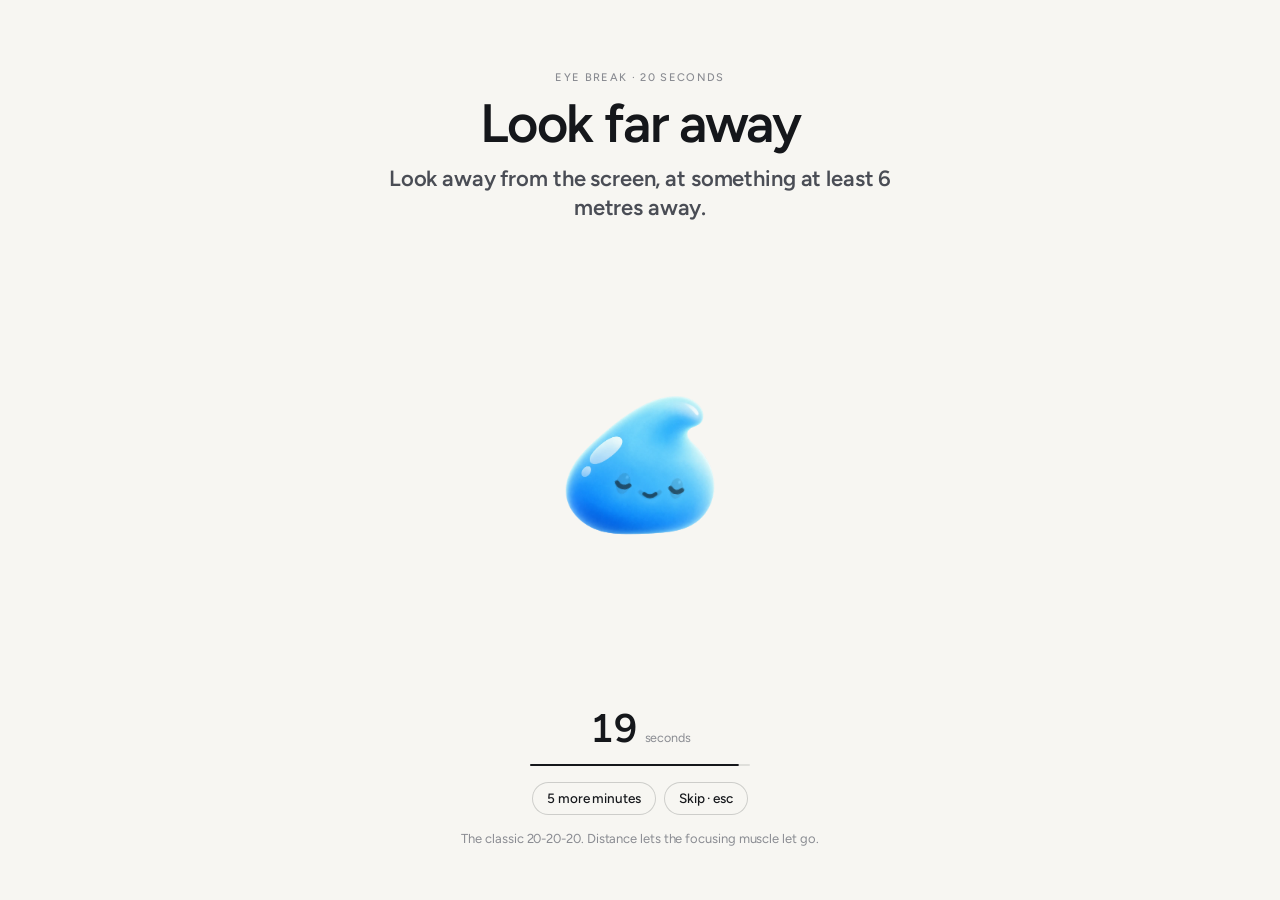
<file: extension/break.html>
<!doctype html>
<html lang="en">
<head>
<meta charset="utf-8">
<title>Eye break · Brinky</title>
<link rel="stylesheet" href="brand.css">
<style>html,body{height:100%}</style>
</head>
<body>
<!-- Used only when the tab in front is a Chrome page Brinky can't draw on (new tab, settings, the Web Store). -->
<script src="break-env.js"></script>
<script src="exercises.js"></script>
<script src="face.js"></script>
<script src="layer.js"></script>
<script src="break.js"></script>
</body>
</html>
</file>
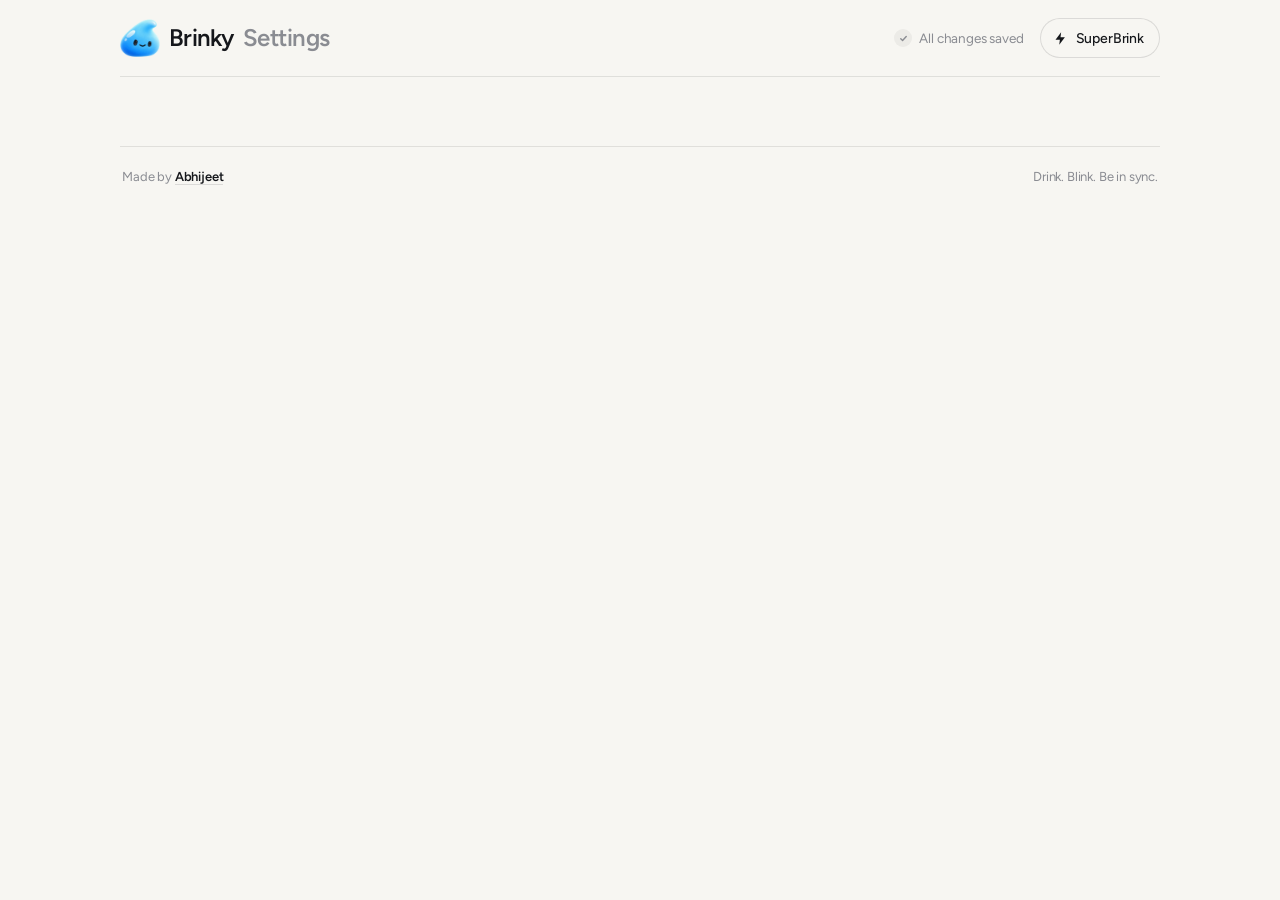
<file: extension/settings.html>
<!doctype html>
<html lang="en">
<head>
<meta charset="utf-8">
<meta name="viewport" content="width=device-width, initial-scale=1">
<title>Brinky settings</title>
<link rel="stylesheet" href="settings.css">
</head>
<body>
<div class="device">
  <header class="bar">
    <div class="mark"><span id="mface"></span><b>Brinky</b><span class="dim">Settings</span></div>
    <div class="status" id="status" role="status" aria-live="polite"><i class="dot"><svg viewBox="0 0 24 24" fill="none" stroke="currentColor" stroke-width="3" stroke-linecap="round" stroke-linejoin="round"><path d="M6 12.5l4 4 8-9"/></svg></i><span>All changes saved</span></div>
    <button class="sbkey" id="sbkey" aria-pressed="false" title="SuperBrink: fine-tune every value"><svg viewBox="0 0 24 24" fill="currentColor" aria-hidden="true"><path d="M13 2L4 14h7l-1 8 9-12h-7z"/></svg><span>SuperBrink</span></button>
  </header>
  <div class="rack">
    <nav class="index" id="index" aria-label="Settings sections"></nav>
    <main id="mods"></main>
  </div>
  <footer class="credit"><span>Made by <a href="https://github.com/abhiggt" target="_blank" rel="noopener">Abhijeet</a></span><span class="dim">Drink. Blink. Be in sync.</span></footer>
</div>
<script src="env-local.js"></script>
<script src="pointer.js"></script>
<script src="exercises.js"></script>
<script src="face.js"></script>
<script src="layer.js"></script>
<script type="module" src="settings.js"></script>
</body>
</html>
</file>
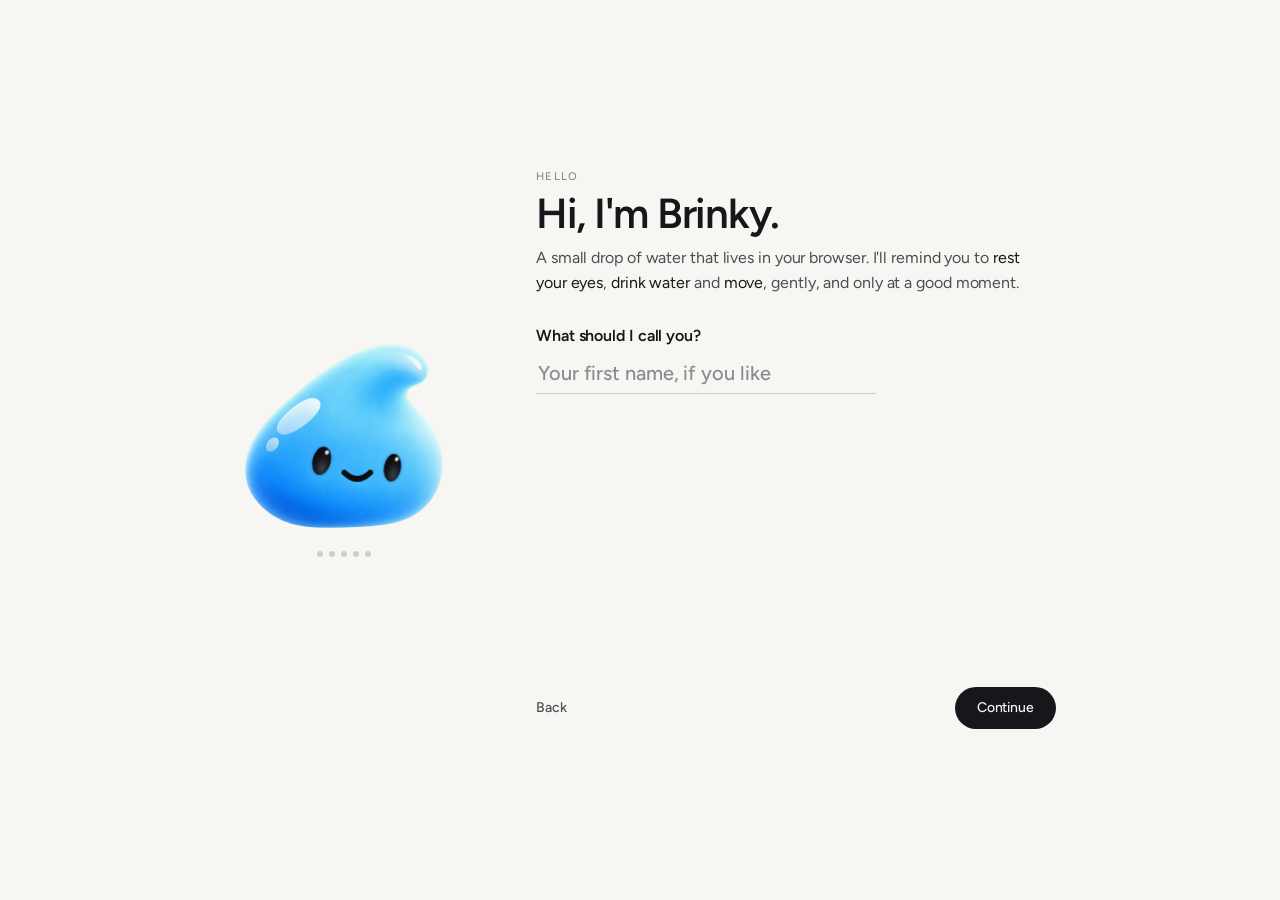
<file: extension/welcome.html>
<!doctype html>
<html lang="en">
<head>
<meta charset="utf-8">
<meta name="viewport" content="width=device-width, initial-scale=1">
<title>Meet Brinky</title>
<link rel="stylesheet" href="brand.css">
<link rel="stylesheet" href="welcome.css">
</head>
<body>
<main class="stage">
  <aside class="side">
    <div class="me" id="me" aria-hidden="true"></div>
    <div class="dots" id="dots" aria-hidden="true"></div>
  </aside>
  <div class="main">
  <div class="steps">

    <section class="step on" data-s="0">
      <p class="eyebrow">Hello</p>
      <h1>Hi, I'm Brinky.</h1>
      <p class="lede">A small drop of water that lives in your browser. I'll remind you to <em>rest your eyes</em>, <em>drink water</em> and <em>move</em>, gently, and only at a good moment.</p>
      <label class="q" for="name">What should I call you?</label>
      <input class="field" id="name" maxlength="24" placeholder="Your first name, if you like" autocomplete="given-name" spellcheck="false">
    </section>

    <section class="step" data-s="1">
      <p class="eyebrow">1 of 3 · Eyes</p>
      <h1>Rest your eyes, gently.</h1>
      <p class="lede">Your cursor blinks a few times first, so a break never arrives out of nowhere. Then I lead one short exercise.</p>
      <div class="rows">
        <div class="r"><span>Eye break every</span><div class="seg" data-set="eyes.every"><button data-v="20">20 min</button><button data-v="30">30 min</button><button data-v="45">45 min</button></div></div>
        <div class="r"><span>Each break</span><div class="seg" data-set="eyes.mode"><button data-v="guided">An exercise</button><button data-v="quick">A look away</button></div></div>
        <div class="r"><span>Blink nudges<small>Your cursor blinks; blink along</small></span><div class="seg" id="blinkSeg"><button data-b="off">Off</button><button data-b="5">5 min</button><button data-b="10">10 min</button><button data-b="20">20 min</button></div></div>
      </div>
      <div class="acts"><button class="btn line" id="tryBlink">Watch a blink</button><button class="btn line" id="tryEye">Try a 12-second break</button></div>
    </section>

    <section class="step" data-s="2">
      <p class="eyebrow">2 of 3 · Water</p>
      <h1>Water, without the counting.</h1>
      <p class="lede">I spread your glasses across the day and tell you where you are. Pick how I ask.</p>
      <div class="choices" id="styles"></div>
      <div class="rows">
        <div class="r"><span>Daily goal</span><div class="stepper"><button data-goal="-1" aria-label="Fewer">−</button><b id="goal">8 glasses</b><button data-goal="1" aria-label="More">+</button></div></div>
        <div class="r"><span>Water reminders<small id="wsub">Off still counts the glasses you log</small></span><button class="sw" role="switch" data-sw="water.on" aria-label="Water reminders"></button></div>
      </div>
      <div class="acts"><button class="btn line" id="tryWater">Show it on this page</button></div>
    </section>

    <section class="step" data-s="3">
      <p class="eyebrow">3 of 3 · Move</p>
      <h1>Your cursor moves, so you do.</h1>
      <p class="lede">Every forty-five minutes or so your cursor gets up for a few seconds, with a small note beside it. Nothing to close.</p>
      <div class="demo" aria-hidden="true"><div class="big"><svg viewBox="0 0 22 28"><path d="M3 2.5v19.2l4.9-4.6 3.2 7.3 3.3-1.4-3.1-7.1h6.6z" fill="#111" stroke="#fff" stroke-width="1.4" stroke-linejoin="round"/></svg><span class="chip">stretch a little :)</span></div></div>
      <div class="rows">
        <div class="r"><span>Move reminders</span><div class="seg" id="moveSeg"><button data-mv="off">Off</button><button data-mv="mix">Mix</button><button data-mv="stretch">Stretch</button><button data-mv="walk">Walk</button><button data-mv="ball">Ball</button></div></div>
      </div>
      <div class="acts"><button class="btn line" id="tryStretch">Move my cursor</button></div>
    </section>

    <section class="step" data-s="4">
      <p class="eyebrow">All set</p>
      <h1 id="doneTitle">You're all set.</h1>
      <p class="lede">Your first eye break starts counting down now. I stay quiet while you type, on calls, in fullscreen and when you're away.</p>
      <div class="pin"><b>Keep me close</b><span>Click the puzzle piece in your toolbar, then the pin next to Brinky. Click me any time to log a glass or rest your eyes.</span></div>
    </section>
  </div>
  <footer class="foot">
    <button class="btn plain" id="back">Back</button>
    <button class="btn ink lg" id="next">Continue</button>
  </footer>
  </div>
</main>
<script src="env-local.js"></script>
<script src="pointer.js"></script>
<script src="exercises.js"></script>
<script src="face.js"></script>
<script src="layer.js"></script>
<script type="module" src="welcome.js"></script>
</body>
</html>
</file>
<file: extension/brand.css>
/* Brinky's brand, shared by the popup, the walkthrough and the settings page.
   Light paper and soft ink, and one blue: the colour of Brinky himself. One calm, round typeface, Figtree.
   No gradients and no glass in the interface; Brinky is the only rendered thing on screen. */
@font-face{font-family:"Figtree";src:url(fonts/figtree.woff2) format("woff2");font-weight:300 900;font-style:normal;font-display:block}
@font-face{font-family:"Figtree";src:url(fonts/figtree-italic.woff2) format("woff2");font-weight:300 900;font-style:italic;font-display:block}
:root{
  --paper:#F7F6F2;--paper-2:#F0EEE8;--card:#FFFFFF;
  --ink:#15171B;--ink-2:#4A4D55;--ink-3:#8A8C92;--line:rgba(21,23,27,.1);--line-2:rgba(21,23,27,.18);
  --blue:#1E8FF2;--blue-soft:rgba(30,143,242,.12);--red:#D9483B;
  --serif:"Figtree",-apple-system,BlinkMacSystemFont,system-ui,sans-serif;
  --sans:"Figtree",-apple-system,BlinkMacSystemFont,system-ui,sans-serif;
  --mono:"Geist Mono",ui-monospace,Menlo,monospace;
  color-scheme:light;
}
@media (prefers-color-scheme:dark){:root:not([data-theme="light"]){
  --paper:#121316;--paper-2:#18191D;--card:#1D1E23;
  --ink:#F1EEE7;--ink-2:#B3B0A9;--ink-3:#7E7C77;--line:rgba(241,238,231,.1);--line-2:rgba(241,238,231,.2);
  --blue:#3EA2FF;--blue-soft:rgba(62,162,255,.14);color-scheme:dark}}
:root[data-theme="dark"]{
  --paper:#121316;--paper-2:#18191D;--card:#1D1E23;
  --ink:#F1EEE7;--ink-2:#B3B0A9;--ink-3:#7E7C77;--line:rgba(241,238,231,.1);--line-2:rgba(241,238,231,.2);
  --blue:#3EA2FF;--blue-soft:rgba(62,162,255,.14);color-scheme:dark}

*,*::before,*::after{box-sizing:border-box;margin:0;padding:0}
html{background:var(--paper)}
body{color:var(--ink);font:14.5px/1.5 var(--sans);-webkit-font-smoothing:antialiased;letter-spacing:-.006em}
button{all:unset;box-sizing:border-box;cursor:pointer}
img,svg{display:block;max-width:100%}
:focus-visible{outline:2px solid var(--blue);outline-offset:3px;border-radius:10px}
.serif{font-family:var(--sans);font-weight:600;letter-spacing:-.03em}
.eyebrow{font:500 11px/1 var(--sans);letter-spacing:.12em;text-transform:uppercase;color:var(--ink-3)}
.sub{color:var(--ink-3)}

/* buttons */
.btn{display:inline-flex;align-items:center;justify-content:center;gap:8px;height:38px;padding:0 16px;border-radius:999px;font:500 14px/1 var(--sans);white-space:nowrap;transition:transform .2s,box-shadow .2s,background .2s}
.btn:hover{transform:translateY(-1px)}
.btn:active{transform:none}
.btn svg{width:14px;height:14px}
.btn.ink,.btn.primary{background:var(--ink);color:var(--paper)}
.btn.line,.btn.tint{box-shadow:inset 0 0 0 1px var(--line-2);color:var(--ink)}
.btn.line:hover,.btn.tint:hover{box-shadow:inset 0 0 0 1px var(--ink)}
.btn.plain{height:auto;padding:4px 0;color:var(--ink-2)}
.btn.lg{height:46px;padding:0 22px;font-size:15px}
.round{width:34px;height:34px;border-radius:50%;display:grid;place-items:center;color:var(--ink-2);box-shadow:inset 0 0 0 1px var(--line);transition:box-shadow .2s,color .2s}
.round:hover{color:var(--ink);box-shadow:inset 0 0 0 1px var(--line-2)}
.round svg{width:16px;height:16px}

/* on / off: a pill with a dot */
.tg,.sw{display:inline-flex;align-items:center;gap:8px;min-width:64px;height:30px;padding:0 13px 0 11px;border-radius:999px;font:500 13px/1 var(--sans);color:var(--ink-3);box-shadow:inset 0 0 0 1px var(--line-2);flex:none;transition:background .25s,color .25s,box-shadow .25s}
.tg::before,.sw::before{content:"";width:7px;height:7px;border-radius:50%;background:currentColor;opacity:.5;transition:opacity .25s}
.sw::after{content:"Off"}
.tg[aria-pressed="true"],.sw[aria-checked="true"]{background:var(--ink);color:var(--paper);box-shadow:none}
.tg[aria-pressed="true"]::before,.sw[aria-checked="true"]::before{background:var(--blue);opacity:1}
.sw[aria-checked="true"]::after{content:"On"}

/* one of several */
.seg{display:inline-flex;padding:3px;border-radius:999px;box-shadow:inset 0 0 0 1px var(--line-2);gap:2px}
.seg button{height:28px;padding:0 12px;display:grid;place-items:center;border-radius:999px;font:500 13px/1 var(--sans);color:var(--ink-2);transition:background .2s,color .2s}
.seg button:hover{color:var(--ink)}
.seg button[aria-pressed="true"]{background:var(--ink);color:var(--paper)}

.card{background:var(--card);border-radius:20px;box-shadow:0 0 0 1px var(--line)}
@media (prefers-reduced-motion:reduce){*{transition:none!important;animation:none!important}}
</file>
<file: extension/settings.css>
/* Brinky settings, in the brand's language: paper and ink, one blue, Figtree throughout.
   Stats sit on a deep ink panel. Calm first: generous space, quiet lines, slow transitions. */
@font-face{font-family:"Figtree";src:url(fonts/figtree.woff2) format("woff2");font-weight:300 900;font-display:block}
:root{
  --mist:#F7F6F2; --mist-2:#F0EEE8; --card:#fff; --ink:#15171B; --ink2:#4A4D55; --ink3:#8A8C92;
  --line:rgba(21,23,27,.1); --chip:rgba(21,23,27,.05); --chip2:rgba(21,23,27,.12);
  --drop:#1E8FF2; --shallow:#9FD8FF; --deep:#15171B; --deep2:#1D2026; --seaglass:#6FD3C1; --violet:#15171B; --red:#D9483B;
  --serif:"Figtree",-apple-system,BlinkMacSystemFont,system-ui,sans-serif;
  --sans:"Figtree",-apple-system,BlinkMacSystemFont,system-ui,sans-serif; --mono:ui-monospace,"SF Mono",Menlo,monospace;
  --lcd:#15171B; --lcdtx:#F1EEE7; --blue:#3EA2FF; --orange:#F1EEE7; --off:rgba(21,23,27,.18);
  color-scheme:light;
}
@media (prefers-color-scheme:dark){:root:not([data-theme="light"]){
  --mist:#121316; --mist-2:#18191D; --card:#1D1E23; --ink:#F1EEE7; --ink2:#B3B0A9; --ink3:#7E7C77;
  --line:rgba(241,238,231,.1); --chip:rgba(241,238,231,.06); --chip2:rgba(241,238,231,.14); --drop:#3EA2FF; --violet:#F1EEE7;
  --off:rgba(241,238,231,.2); --lcd:#0B0C0E; color-scheme:dark}}
:root[data-theme="dark"]{
  --mist:#121316; --mist-2:#18191D; --card:#1D1E23; --ink:#F1EEE7; --ink2:#B3B0A9; --ink3:#7E7C77;
  --line:rgba(241,238,231,.1); --chip:rgba(241,238,231,.06); --chip2:rgba(241,238,231,.14); --drop:#3EA2FF; --violet:#F1EEE7;
  --off:rgba(241,238,231,.2); --lcd:#0B0C0E; color-scheme:dark}

*{box-sizing:border-box;margin:0;padding:0}
html{background:var(--mist);scroll-behavior:smooth}
body{font:15px/1.5 var(--sans);color:var(--ink);-webkit-font-smoothing:antialiased;letter-spacing:-.011em;padding:0 24px 80px;min-height:100vh}
button{all:unset;box-sizing:border-box;cursor:pointer}
:focus-visible{outline:2.5px solid var(--drop);outline-offset:3px;border-radius:12px}
.mono{font-family:var(--mono);letter-spacing:0}
.dim{color:var(--ink3)}
.aura{display:none}

.device{position:relative;z-index:1;max-width:1040px;margin:0 auto}

/* top bar: a floating glass pill, like the website's nav */
.bar{position:sticky;top:0;z-index:5;display:flex;align-items:center;gap:16px;margin:0 0 30px;height:76px;padding:0;
  background:color-mix(in srgb,var(--mist) 94%,transparent);-webkit-backdrop-filter:blur(10px);backdrop-filter:blur(10px);box-shadow:0 1px 0 var(--line)}
.mark{display:flex;align-items:center;gap:9px;margin-right:auto}
#mface{display:block;width:40px}
.mark b{font:600 24px/1 var(--sans);letter-spacing:-.03em}
.mark .dim{font:600 24px/1 var(--sans);color:var(--ink3);letter-spacing:-.02em}
.status{display:flex;align-items:center;gap:7px;font-size:13.5px;color:var(--ink3);transition:color .3s}
.status .dot{width:18px;height:18px;border-radius:50%;display:grid;place-items:center;background:var(--chip);color:var(--ink3);transition:background .3s,color .3s}
.status .dot svg{width:11px;height:11px}
.status.on{color:var(--ink)}
.status.on .dot{background:var(--drop);color:#fff}
.sbkey{display:flex;align-items:center;gap:8px;height:40px;padding:0 16px 0 13px;border-radius:999px;font-size:14px;font-weight:500;color:var(--ink);
  box-shadow:inset 0 0 0 1px var(--chip2);transition:background .3s,color .3s,box-shadow .3s}
.sbkey svg{width:15px;height:15px;color:var(--violet)}
.sbkey:hover{color:var(--ink)}
.sbkey[aria-pressed="true"]{color:var(--mist);background:var(--ink);box-shadow:none}
.sbkey[aria-pressed="true"] svg{color:var(--drop)}

/* a soft dot that fills with blue when something is on */
.led{width:8px;height:8px;border-radius:50%;background:var(--off);flex:none;transition:background .3s,box-shadow .3s}
[aria-pressed="true"]>.led,[aria-pressed="true"]>b>.led{background:var(--drop);box-shadow:0 0 0 3px color-mix(in srgb,var(--drop) 20%,transparent)}

/* rack: a quiet index beside the cards */
.rack{display:grid;grid-template-columns:200px minmax(0,1fr);gap:32px}
.index{position:sticky;top:106px;align-self:start;display:grid;gap:2px}
.index a{display:flex;align-items:center;gap:11px;padding:9px 14px;border-radius:999px;font-size:14.5px;color:var(--ink2);text-decoration:none;transition:background .25s,color .25s}
.index a i{width:18px;height:18px;display:grid;place-items:center;color:var(--ink3);transition:color .25s}
.index a i svg{width:17px;height:17px}
.index a:hover{color:var(--ink);background:var(--chip)}
.index a.on{color:var(--ink);font-weight:500;background:var(--card);box-shadow:0 0 0 1px var(--line)}
.index a.on i{color:var(--drop)}
.index .sep{height:1px;background:var(--line);margin:10px 14px}

/* modules: soft white cards */
#mods{display:grid;gap:22px;min-width:0}
.mod{background:var(--card);border-radius:24px;box-shadow:0 0 0 1px var(--line);scroll-margin-top:100px;overflow:clip}
.mod>header{display:flex;align-items:center;gap:12px;padding:22px 26px 6px}
.mod>header .no{width:34px;height:34px;border-radius:50%;display:grid;place-items:center;flex:none;color:var(--ink2);box-shadow:inset 0 0 0 1px var(--line)}
.mod>header .no svg{width:18px;height:18px}
.mod>header h2{font:600 27px/1 var(--sans);letter-spacing:-.03em}
.mod>header .tag{margin-left:auto;font-size:13.5px;color:var(--ink3);text-align:right}
.rows{padding:4px 26px 10px}
.row{display:grid;grid-template-columns:minmax(0,1fr) auto;gap:8px 28px;align-items:center;padding:16px 0;border-top:1px solid var(--line)}
.rows>.row:first-child{border-top:0}
.row .lbl b{display:flex;align-items:center;gap:8px;font-size:15.5px;font-weight:560;letter-spacing:-.018em}
.row .lbl small{display:block;font-size:13.5px;line-height:1.5;color:var(--ink3);margin-top:2px;max-width:40em}
.row .lbl .sbt{width:18px;height:18px;border-radius:6px;display:inline-grid;place-items:center;flex:none;color:var(--violet);background:color-mix(in srgb,var(--violet) 12%,transparent)}
.row .lbl .sbt svg{width:11px;height:11px}
.row.sb{display:none}
body.sb .row.sb{display:grid;animation:in .5s ease both}
@keyframes in{from{opacity:0;transform:translateY(4px)}}
.row.full{grid-template-columns:1fr}
.note{margin:6px 0 14px;padding:14px 16px;border-radius:16px;background:var(--mist);font-size:14.5px;color:var(--ink2)}
body.sb .note.sbhide{display:none}

/* on / off: a soft pill with a dot (not an iOS switch) */
.tg{display:flex;align-items:center;gap:9px;min-width:76px;height:36px;padding:0 15px 0 13px;border-radius:999px;font-size:14px;font-weight:560;color:var(--ink3);
  background:var(--chip);transition:background .3s,color .3s,box-shadow .3s}
.tg:hover{background:var(--chip2)}
.tg[aria-pressed="true"]{color:var(--mist);background:var(--ink)}

/* stepper: minus, the value, plus */
.st{display:flex;align-items:center;height:38px;padding:3px;border-radius:999px;background:var(--chip)}
.st button{width:32px;height:32px;border-radius:50%;display:grid;place-items:center;font-size:17px;color:var(--ink2);transition:background .2s,color .2s}
.st button:hover{background:var(--card);color:var(--ink);box-shadow:0 1px 4px rgba(14,26,43,.1)}
.st button:active{transform:scale(.94)}
.st output{min-width:96px;display:flex;align-items:baseline;justify-content:center;gap:4px;padding:0 6px;font:600 18px/1 var(--sans);letter-spacing:-.03em;font-variant-numeric:tabular-nums}
.st output i{font-style:normal;font-size:12.5px;font-weight:500;color:var(--ink3)}

/* one of several: the website's segmented control */
.ks{display:inline-flex;padding:3px;border-radius:999px;background:var(--chip);gap:2px}
.ks button{height:32px;padding:0 15px;display:grid;place-items:center;border-radius:999px;font-size:14px;font-weight:560;color:var(--ink2);transition:background .25s,color .25s,box-shadow .25s}
.ks button:hover{color:var(--ink)}
.ks button[aria-pressed="true"]{background:var(--ink);color:var(--mist);box-shadow:none}

/* text */
.tx{width:260px;max-width:100%;height:40px;border:0;border-radius:12px;background:var(--chip);padding:0 14px;font:15px var(--sans);color:var(--ink);outline:none;transition:box-shadow .2s,background .2s}
.tx::placeholder{color:var(--ink3)}
.tx:focus{background:var(--card);box-shadow:0 0 0 1px var(--line),0 0 0 4px color-mix(in srgb,var(--drop) 22%,transparent)}
textarea.tx{width:100%;height:72px;padding:10px 14px;resize:vertical;line-height:1.55;font-size:14px}
input[type=time].tx{width:auto}

/* exercise rotation: soft tiles */
.pads{display:grid;grid-template-columns:repeat(5,minmax(0,1fr));gap:10px;padding:8px 0 4px}
.pad{position:relative;min-height:86px;border-radius:16px;padding:12px 13px;display:flex;flex-direction:column;justify-content:space-between;gap:10px;
  background:var(--card);box-shadow:0 0 0 1.5px var(--ink);transition:background .3s,box-shadow .3s,opacity .3s}
.pad:hover{box-shadow:0 0 0 1.5px var(--ink)}
.pad .n{display:none}
.pad .nm{font:600 15px/1.1 var(--sans);letter-spacing:-.03em}
.pad .s{font-size:12px;color:var(--ink3)}
.pad .led{position:absolute;right:11px;top:12px}
.pad[aria-pressed="false"]{background:var(--card);box-shadow:0 0 0 1px var(--line)}
.pad[aria-pressed="false"] .nm{color:var(--ink3)}

/* water styles */
.styles{display:grid;grid-template-columns:repeat(3,minmax(0,1fr));gap:12px;padding:8px 0 4px}
.spad{border-radius:18px;padding:12px;display:flex;flex-direction:column;gap:10px;background:var(--card);box-shadow:0 0 0 1px var(--line);transition:box-shadow .3s,background .3s}
.spad:hover{box-shadow:0 0 0 1px var(--chip2)}
.spad svg{width:100%;height:58px}
.spad b{font-size:14px;font-weight:600;display:flex;align-items:center;gap:8px}
.spad[aria-pressed="true"]{box-shadow:0 0 0 2px var(--ink)}
.spad svg{--glass-2:var(--mist);--hair:var(--line);--fg:var(--ink);--bg:var(--card)}

/* buttons: the website's quiet and drop buttons */
.btns{display:flex;flex-wrap:wrap;gap:8px;align-items:center}
.bt{display:inline-flex;align-items:center;gap:8px;height:38px;padding:0 16px;border-radius:999px;font-size:14px;font-weight:560;color:var(--ink);
  background:var(--card);box-shadow:0 0 0 1px var(--line),0 1px 2px rgba(14,26,43,.06);transition:box-shadow .2s,transform .2s,background .2s}
.bt:hover{box-shadow:0 0 0 1px var(--chip2),0 6px 16px -6px rgba(14,26,43,.18);transform:translateY(-1px)}
.bt:active{transform:scale(.98)}
.bt svg{width:10px;height:10px;color:var(--drop)}
.bt.hot{color:var(--mist);background:var(--ink);box-shadow:none}
.bt.danger{color:var(--red)}
.bt.armed{color:#fff;background:var(--red);box-shadow:0 0 0 1px var(--red)}

/* stats: a deep-water panel, like the website's eye section */
.lcd{border-radius:20px;margin:10px 0 16px;padding:22px 24px;color:var(--lcdtx);background:var(--lcd)}
.lcd .hd{display:flex;justify-content:space-between;font-size:12.5px;color:rgba(234,242,251,.6);margin-bottom:12px}
.big{display:grid;grid-template-columns:repeat(5,minmax(0,1fr));gap:14px;padding-bottom:18px;border-bottom:1px solid rgba(255,255,255,.1)}
.big div small{display:block;font-size:12.5px;color:rgba(234,242,251,.6)}
.big div b{display:block;margin-top:2px;font:600 32px/1 var(--sans);letter-spacing:-.03em;font-variant-numeric:tabular-nums;color:#fff}
.big div b span{font-size:14px;font-weight:500;color:rgba(234,242,251,.5);margin-left:1px}
.dots{display:grid;grid-template-columns:repeat(14,minmax(0,1fr));gap:6px;align-items:end;padding:18px 0 6px}
.dots .c{display:flex;flex-direction:column-reverse;gap:3px;align-items:center}
.dots .c i{width:8px;height:8px;border-radius:50%;background:rgba(255,255,255,.08)}
.dots .c i.on{background:var(--blue)}
.dots .c.met i.on{background:var(--orange)}
.dots .c.eye i.on{background:rgba(234,242,251,.85)}
.dots .c span{font-size:10.5px;color:rgba(234,242,251,.45);margin-top:6px}
.kv{display:grid;grid-template-columns:repeat(3,minmax(0,1fr));gap:16px 22px;padding-top:18px;border-top:1px solid rgba(255,255,255,.1);margin-top:12px}
.kv small{display:block;font-size:12.5px;color:rgba(234,242,251,.6)}
.kv b{display:block;font:600 18px/1.2 var(--sans);font-variant-numeric:tabular-nums;color:#fff}
.bars{display:grid;gap:9px;padding:6px 0}
.bars div{display:grid;grid-template-columns:150px 1fr 34px;gap:12px;align-items:center;font-size:13px;color:rgba(234,242,251,.85)}
.bars i{display:block;height:6px;border-radius:6px;background:var(--blue);min-width:6px}
.bars span:last-child{text-align:right;color:rgba(234,242,251,.55);font-variant-numeric:tabular-nums}
.lcd .two+.two{border-top-color:rgba(255,255,255,.1)!important}
.two{display:grid;grid-template-columns:1fr 1fr;gap:22px}
.legend{display:flex;gap:14px;font-size:12px;color:rgba(234,242,251,.6)}
.legend i{display:inline-block;width:7px;height:7px;border-radius:50%;margin-right:6px;vertical-align:0}
table.alarms{width:100%;border-collapse:collapse;font-size:14px}
table.alarms td,table.alarms th{text-align:left;padding:9px 0;border-bottom:1px solid var(--line);font-variant-numeric:tabular-nums}
table.alarms th{font-weight:500;color:var(--ink3);font-size:13px}
pre.raw{margin:6px 0 12px;padding:14px;border-radius:14px;background:var(--mist);color:var(--ink2);font:12px/1.55 var(--mono);max-height:300px;overflow:auto;white-space:pre-wrap;word-break:break-word}
details summary{cursor:pointer;font-size:14px;font-weight:560;padding:10px 0;color:var(--ink2)}

@media (max-width:860px){
  body{padding:0 14px 60px}
  .rack{grid-template-columns:1fr;gap:18px}
  .index{position:static;display:flex;flex-wrap:wrap;gap:6px}
  .index a{padding:7px 12px;font-size:14px;background:var(--card);box-shadow:0 0 0 1px var(--line)}
  .index .sep{display:none}
  .mark .dim{display:none}
  .pads{grid-template-columns:repeat(3,minmax(0,1fr))}.big{grid-template-columns:repeat(2,1fr)}.two,.kv{grid-template-columns:1fr 1fr}
  .row{grid-template-columns:1fr}.mod>header .tag{display:none}
}
@media (max-width:520px){.status span{display:none}.pads{grid-template-columns:repeat(2,minmax(0,1fr))}.two{grid-template-columns:1fr}.bars div{grid-template-columns:110px 1fr 30px}}
@media (prefers-reduced-motion:reduce){*{transition:none!important;animation:none!important}html{scroll-behavior:auto}}
@media (max-width:860px){.row>.tg,.row>.st,.row>.ks,.row>.bt,.row>.btns,.row>.tx{justify-self:start}}

/* footer: who made it */
.credit{display:flex;align-items:center;justify-content:space-between;gap:12px;flex-wrap:wrap;margin-top:40px;padding:20px 2px 28px;border-top:1px solid var(--line);font-size:13px;color:var(--ink3)}
.credit a{color:var(--ink);font-weight:600;text-decoration:none;border-bottom:1px solid var(--chip2);transition:border-color .2s,color .2s}
.credit a:hover{color:var(--drop);border-color:var(--drop)}
</file>
<file: extension/welcome.css>
/* The walkthrough: five calm steps on paper, with Brinky watching.
   Built to fit a small laptop screen without scrolling: Brinky sits beside the step on wide screens,
   above it on narrow ones, and every size scales with the window height. */
html,body{height:100%}
body{min-height:100%;display:grid;place-items:center;padding:clamp(16px,4vh,48px) 24px;font-size:15px}
.stage{width:100%;max-width:880px;display:grid;grid-template-columns:minmax(150px,240px) minmax(0,520px);gap:clamp(28px,6vw,72px);align-items:center;justify-content:center}
.side{display:flex;flex-direction:column;align-items:center;gap:22px}
.me{width:clamp(110px,26vh,200px);cursor:pointer}
.main{min-width:0}
.steps{display:grid}
.step{grid-area:1/1;opacity:0;visibility:hidden;transform:translateX(14px);transition:opacity .4s ease,transform .45s cubic-bezier(.2,.8,.2,1),visibility 0s .4s}
.step.rev{transform:translateX(-14px)}
.step.on{opacity:1;visibility:visible;transform:none;transition:opacity .45s .06s ease,transform .5s .06s cubic-bezier(.2,.8,.2,1)}
.step h1{font:600 clamp(28px,min(4.4vw,6.4vh),42px)/1.05 var(--sans);letter-spacing:-.03em;margin-top:10px;text-wrap:balance}
.lede{margin-top:10px;max-width:32em;color:var(--ink-2);font-size:clamp(14px,2.2vh,16px);line-height:1.55;text-wrap:pretty}
.lede em{font-style:normal;color:var(--ink)}
.q{display:block;margin-top:clamp(18px,4vh,30px);font:600 16px/1.2 var(--sans)}
.field{all:unset;box-sizing:border-box;display:block;width:min(340px,100%);margin-top:8px;padding:8px 2px;font:600 20px/1.2 var(--sans);color:var(--ink);border-bottom:1px solid var(--line-2);transition:border-color .2s}
.field::placeholder{color:var(--ink-3);font-weight:500}
.field:focus{border-color:var(--ink)}
.rows{margin-top:clamp(12px,2.6vh,22px);border-top:1px solid var(--line)}
.r{display:flex;align-items:center;justify-content:space-between;gap:14px;padding:clamp(8px,1.4vh,12px) 0;border-bottom:1px solid var(--line)}
.r>span{font-weight:500;font-size:14px;min-width:0}
.r small{display:block;font-weight:400;font-size:12px;color:var(--ink-3)}
.seg button{height:28px;padding:0 11px;font-size:12.5px}
.acts{display:flex;flex-wrap:wrap;gap:8px;margin-top:clamp(12px,2.4vh,20px)}
.acts .btn{height:34px;font-size:13px}
.choices{display:grid;grid-template-columns:repeat(3,1fr);gap:8px;margin-top:clamp(12px,2.4vh,20px);--glass-2:var(--paper-2);--hair:var(--line);--fg:var(--ink);--bg:var(--card)}
.choice{display:flex;flex-direction:column;gap:6px;padding:8px;border-radius:14px;background:var(--card);box-shadow:inset 0 0 0 1px var(--line);text-align:left;transition:box-shadow .2s}
.choice svg{width:100%;height:auto;max-height:9vh}
.choice b{font:600 14px/1 var(--sans)}
.choice small{font-size:11.5px;color:var(--ink-3);line-height:1.3}
.choice[aria-pressed="true"]{box-shadow:inset 0 0 0 2px var(--ink)}
.stepper{display:flex;align-items:center;gap:4px}
.stepper button{width:28px;height:28px;border-radius:50%;display:grid;place-items:center;box-shadow:inset 0 0 0 1px var(--line-2);font-size:15px}
.stepper b{min-width:84px;text-align:center;font:600 15px/1 var(--sans)}
.demo{position:relative;height:clamp(84px,15vh,128px);margin-top:clamp(12px,2.4vh,20px);border-radius:16px;background:var(--card);box-shadow:inset 0 0 0 1px var(--line);display:grid;place-items:center}
.demo .big{position:relative;width:44px;height:56px;margin-top:-8px}
.demo svg{width:44px;height:56px;overflow:visible}
.demo path{transform-box:view-box;transform-origin:3px 2.5px;animation:reach 5s cubic-bezier(.45,0,.3,1) infinite}
@keyframes reach{0%,14%{transform:none}46%,64%{transform:scale(.9,1.42)}78%{transform:scale(1.03,.96)}88%,100%{transform:none}}
.chip{position:absolute;left:44px;top:22px;white-space:nowrap;font:500 12px/1 var(--sans);padding:6px 11px;border-radius:999px;background:var(--card);box-shadow:0 0 0 1px var(--line),0 8px 20px -8px rgba(21,23,27,.3);opacity:0;animation:note 5s ease infinite}
@keyframes note{0%,36%{opacity:0}46%,70%{opacity:1}82%,100%{opacity:0}}
.pin{margin-top:clamp(14px,3vh,24px);padding:14px 16px;border-radius:16px;background:var(--card);box-shadow:inset 0 0 0 1px var(--line)}
.pin b{display:block;font:600 15px/1.2 var(--sans)}
.pin span{display:block;margin-top:4px;color:var(--ink-2);font-size:13.5px}
.foot{display:flex;align-items:center;justify-content:space-between;margin-top:clamp(16px,3.6vh,32px)}
.foot .hide{visibility:hidden}
.btn.lg{height:42px;font-size:14px}
.dots{display:flex;gap:6px}
.dots i{width:6px;height:6px;border-radius:50%;background:var(--line-2);transition:background .3s,width .3s}
.dots i.on{width:18px;border-radius:3px;background:var(--ink)}

/* narrow windows: Brinky above, the step below, centred */
@media (max-width:760px){
  body{place-items:start center}
  .stage{grid-template-columns:minmax(0,520px);gap:14px}
  .side{flex-direction:row;justify-content:space-between;width:100%}
  .me{width:72px}
  .r{flex-wrap:wrap}
  .choices{grid-template-columns:1fr 1fr 1fr}
}
@media (max-width:440px){.choices{grid-template-columns:1fr}.choice svg{max-height:none}}
</file>
